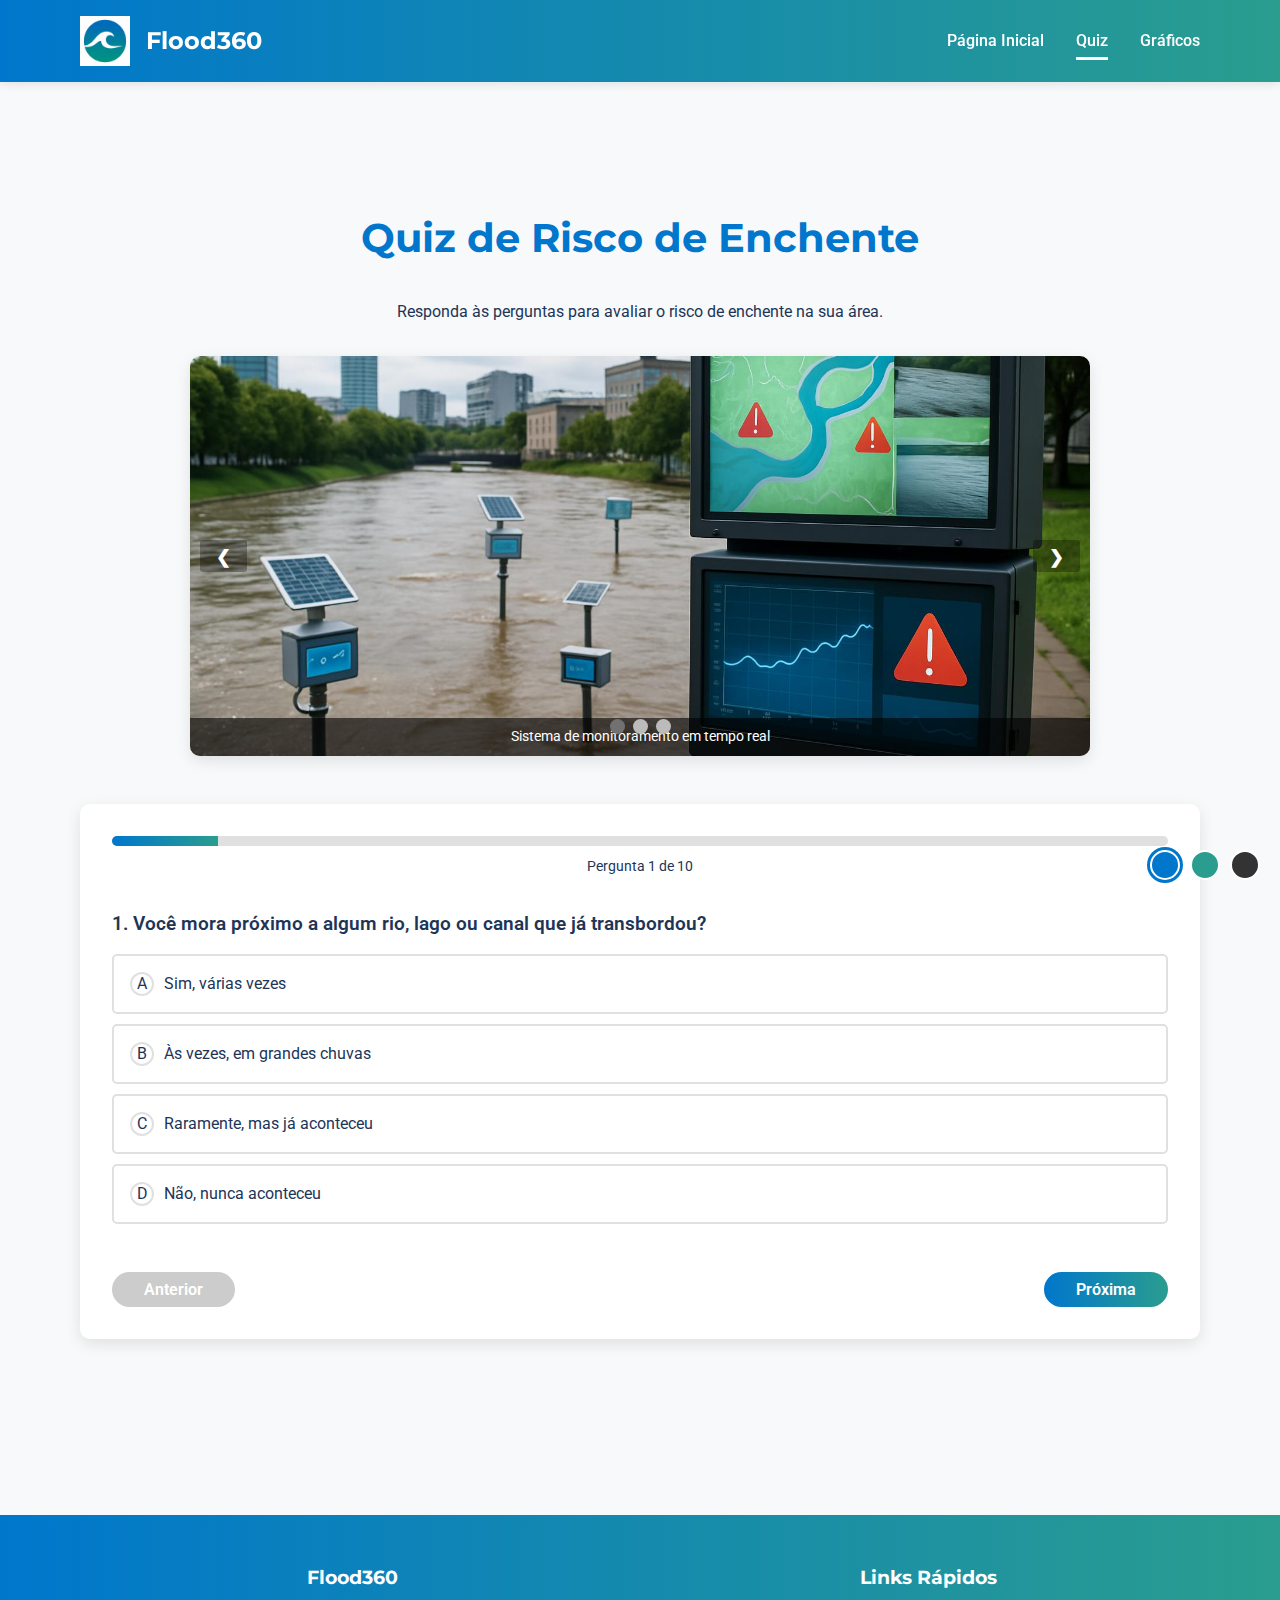
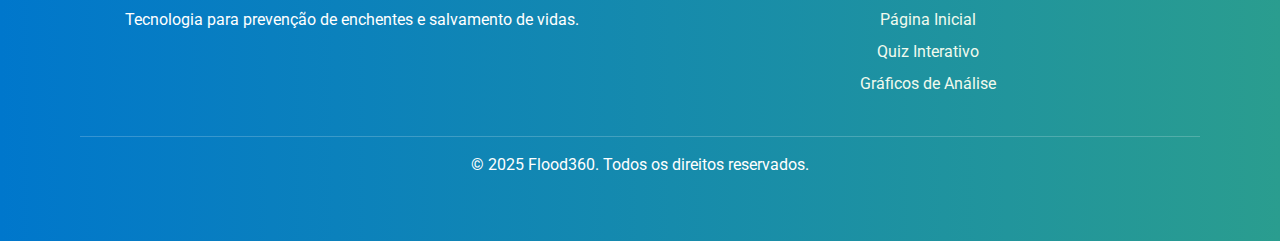
<file: pages/quiz.html>
<!DOCTYPE html>
<html lang="pt-br">
<head>
    <meta charset="UTF-8">
    <meta name="viewport" content="width=device-width, initial-scale=1.0">
    <title>Flood360 - Quiz Interativo</title>
    
    <!-- Fontes do Google -->
    <link rel="preconnect" href="https://fonts.googleapis.com">
    <link rel="preconnect" href="https://fonts.gstatic.com" crossorigin>
    <link href="https://fonts.googleapis.com/css2?family=Montserrat:wght@400;500;700&family=Roboto:wght@300;400;500;700&display=swap" rel="stylesheet">
    
    <!-- CSS (Front-end Design) -->
    <link rel="stylesheet" href="../assets/css/reset.css">
    <link rel="stylesheet" href="../assets/css/styles.css">
    <link rel="stylesheet" href="../assets/css/responsive.css">
    <link rel="stylesheet" href="../assets/css/quiz-styles.css">
</head>
<body>
    <!-- Cabeçalho (Front-end Design) -->
    <header class="header">
        <div class="container nav-container">
            <div class="logo">
                <img src="../assets/images/logo/flood360_logo_circular_improved.png" alt="Flood360 Logo">
                <span class="logo-text">Flood360</span>
            </div>
            
            <!-- Menu de navegação (Front-end Design) -->
            <nav>
                <ul class="nav-menu">
                    <li><a href="../index.html">Página Inicial</a></li>
                    <li><a href="quiz.html" class="active">Quiz</a></li>
                    <li><a href="graph.html">Gráficos</a></li>
                </ul>
                
                <!-- Menu hambúrguer (WebDev) -->
                <button class="hamburger">
                    <span></span>
                    <span></span>
                    <span></span>
                </button>
            </nav>
        </div>
    </header>

    <!-- Conteúdo principal -->
    <main class="main-content">
        <section class="section">
            <div class="container">
                <h2 class="section-title">Quiz Interativo: Enchentes e Prevenção</h2>
                <p class="section-description">
                    Teste seus conhecimentos sobre enchentes, prevenção e tecnologias de monitoramento.
                    Responda às 10 perguntas e descubra o quanto você sabe sobre este importante tema!
                </p>
                
                <!-- Carrossel de imagens (WebDev) -->
                <div id="quiz-slideshow" class="slideshow-container">
                    <div class="slide fade">
                        <img src="../assets/images/slides/slide1.jpg" alt="Sistema de monitoramento Flood360">
                        <div class="slide-caption">Sistema de monitoramento em tempo real</div>
                    </div>
                    <div class="slide fade">
                        <img src="../assets/images/slides/slide2.jpg" alt="Aplicativo Flood360">
                        <div class="slide-caption">Aplicativo móvel com alertas personalizados</div>
                    </div>
                    <div class="slide fade">
                        <img src="../assets/images/slides/slide3.jpg" alt="Sensores Flood360">
                        <div class="slide-caption">Rede de sensores instalados em áreas críticas</div>
                    </div>
                    <a class="prev">&#10094;</a>
                    <a class="next">&#10095;</a>
                    <div class="dots-container">
                        <span class="dot"></span>
                        <span class="dot"></span>
                        <span class="dot"></span>
                    </div>
                </div>
                
                <!-- Quiz (WebDev) -->
                <div class="quiz-container">
                    <div id="quiz-progress">
                        <div class="progress-bar">
                            <div class="progress-fill"></div>
                        </div>
                        <div class="progress-text">Pergunta <span id="current-question">1</span> de 10</div>
                    </div>
                    
                    <div id="quiz-content">
                        <!-- As perguntas serão inseridas aqui via JavaScript -->
                    </div>
                    
                    <div class="quiz-navigation">
                        <button id="prev-btn" class="btn">Anterior</button>
                        <button id="next-btn" class="btn">Próxima</button>
                        <button id="submit-btn" class="btn" style="display: none;">Ver Resultado</button>
                    </div>
                </div>
                
                <!-- Resultado do Quiz (WebDev) -->
                <div id="quiz-result" style="display: none;">
                    <h3>Seu Resultado</h3>
                    <div class="result-score">
                        <div class="score-circle">
                            <span id="score-value">0</span>/<span id="max-score">30</span>
                        </div>
                        <p id="score-message"></p>
                    </div>
                    
                    <div class="result-details">
                        <h4>Detalhes das Respostas</h4>
                        <div id="result-answers">
                            <!-- Os detalhes das respostas serão inseridos aqui via JavaScript -->
                        </div>
                    </div>
                    
                    <button id="restart-btn" class="btn">Reiniciar Quiz</button>
                </div>
            </div>
        </section>
    </main>

    <!-- Rodapé (Front-end Design) -->
    <footer class="footer">
        <div class="container">
            <div class="footer-content">
                <div class="footer-section">
                    <h3 class="footer-title">Flood360</h3>
                    <p>Tecnologia para prevenção de enchentes e salvamento de vidas.</p>
                </div>
                <div class="footer-section">
                    <h3 class="footer-title">Links Rápidos</h3>
                    <div class="footer-links">
                        <a href="../index.html">Página Inicial</a>
                        <a href="index.html">Quiz Interativo</a>
                        <a href="../graph/index.html">Gráficos de Análise</a>
                    </div>
                </div>
            </div>
            <div class="copyright">
                <p>&copy; 2025 Flood360. Todos os direitos reservados.</p>
            </div>
        </div>
    </footer>

    <!-- Seletor de temas (WebDev) -->
    <div class="theme-selector">
        <div class="theme-btn theme-blue" data-theme="blue"></div>
        <div class="theme-btn theme-green" data-theme="green"></div>
        <div class="theme-btn theme-dark" data-theme="dark"></div>
    </div>

    <!-- JavaScript -->
    <script src="../assets/js/menu.js"></script>
    <script src="../assets/js/slideshow.js"></script>
    <script src="../assets/js/theme.js"></script>
    <script src="../assets/js/quiz.js"></script>
</body>
</html>
</file>
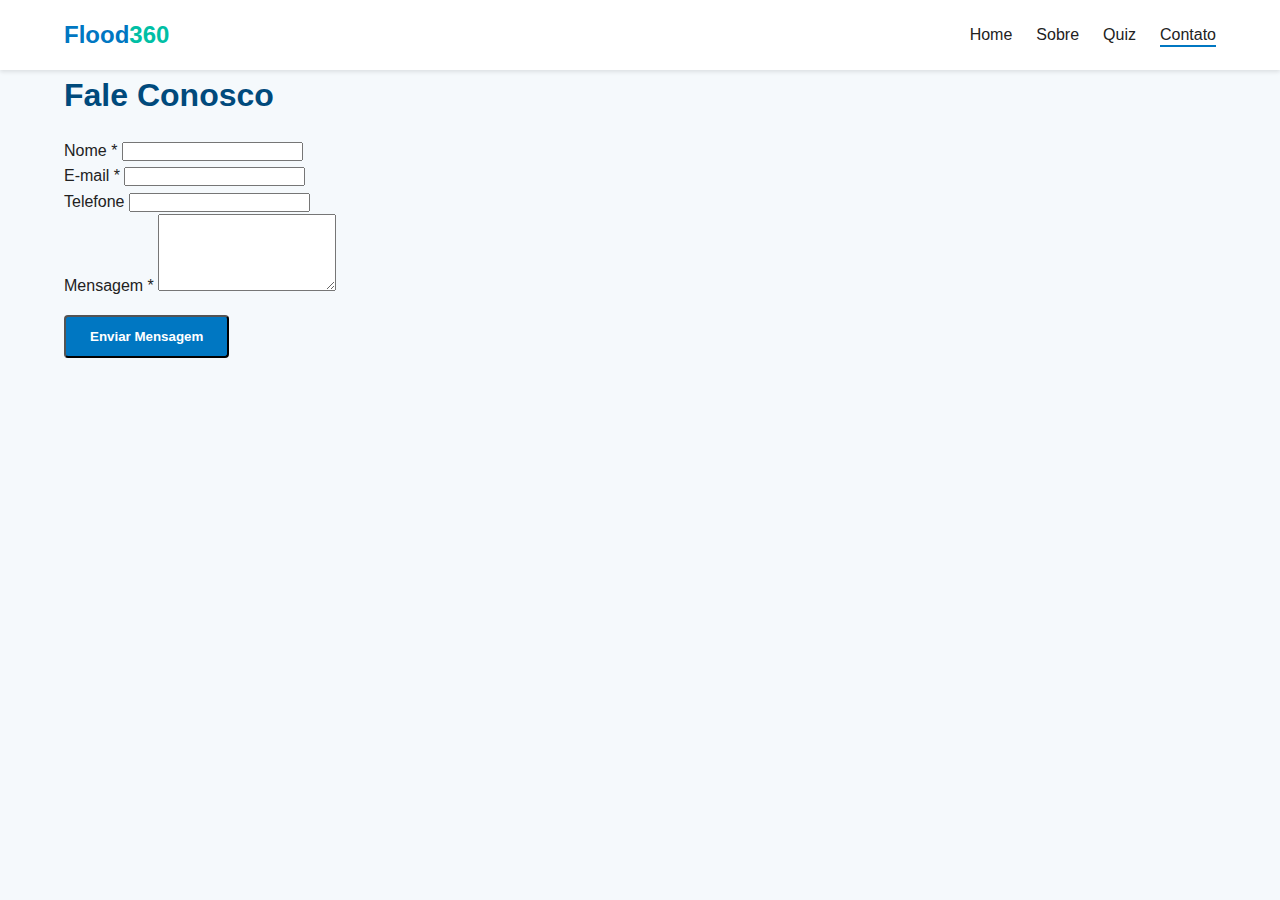
<file: src/pages/contato.html>
<!-- pages/contato.html -->
<!DOCTYPE html>
<html lang="pt-BR">
<head>
  <meta charset="UTF-8">
  <meta name="viewport" content="width=device-width,initial-scale=1">
  <title>Flood360 – Contato</title>
  <link rel="stylesheet" href="/src/css/estilo.css">
</head>
<body>
  <header class="header">
    <div class="container header__inner">
      <a href="/index.html" class="logo">Flood<span>360</span></a>
      <nav class="nav">
        <ul class="nav__list">
          <li><a href="/index.html" class="nav__link">Home</a></li>
          <li><a href="/src/pages/sobre.html" class="nav__link">Sobre</a></li>
          <li><a href="/src/pages/quiz.html" class="nav__link">Quiz</a></li>
          <li><a href="/src/pages/contato.html" class="nav__link nav__link--active">Contato</a></li>
        </ul>
        <button class="nav__toggle" aria-label="Abrir menu">☰</button>
      </nav>
    </div>
  </header>

  <main class="container">
    <h2 class="section-title">Fale Conosco</h2>
    <form id="form-contato" novalidate>
      <div class="form-group">
        <label for="nome">Nome *</label>
        <input type="text" id="nome" name="nome" required>
      </div>
      <div class="form-group">
        <label for="email">E-mail *</label>
        <input type="email" id="email" name="email" required>
      </div>
      <div class="form-group">
        <label for="telefone">Telefone</label>
        <input type="tel" id="telefone" name="telefone">
      </div>
      <div class="form-group">
        <label for="mensagem">Mensagem *</label>
        <textarea id="mensagem" name="mensagem" rows="5" required></textarea>
      </div>
      <button type="submit" class="btn">Enviar Mensagem</button>
    </form>
  </main>

  <script src="/src/js/script.js"></script>
</body>
</html>
</file>
<file: assets/css/styles.css>
/*
   Estilos principais - Front-end Design
   Flood360 - Prevenção de Enchentes
*/

:root {
    /* Paleta de cores Flood360 */
    --primary-blue: #0077cc;
    --primary-green: #2a9d8f;
    --light-blue: #a8dadc;
    --white: #ffffff;
    --dark-text: #1d3557;
    --light-text: #f1faee;
    --warning: #e63946;
    --warning-light: #ffccd5;
    --background-light: #f8f9fa;

    /* --- TEMA DARK REFEITO --- */
    --dark-bg: #121212; /* Fundo Preto Puro */
    --dark-surface: #1e1e1e; /* Superfície Cinza Muito Escuro (Material Design Dark) */
    --dark-border: #333333; /* Borda Cinza Escuro */
    --dark-text-primary: #e0e0e0; /* Texto Branco Puro */
    --dark-text-secondary: #b0b0b0; /* Texto Cinza Claro */
    --dark-primary-accent: #bb86fc; /* Azul Claro (Material Design) */
    --dark-secondary-accent: #03dac6; /* Verde Água Claro (Material Design) */
    --dark-error: #cf6679; /* Rosa Claro para Erros */
    --dark-button-text: #000000; /* Texto Preto para botões claros */
    --dark-link-hover: #a5d6a7; /* Verde mais claro para hover de link */

    /* Espaçamentos */
    --spacing-xs: 0.5rem;
    --spacing-sm: 1rem;
    --spacing-md: 2rem;
    --spacing-lg: 3rem;
    --spacing-xl: 5rem;

    /* Fontes */
    --font-main: 'Roboto', sans-serif;
    --font-heading: 'Montserrat', sans-serif;
}

body {
    background-color: var(--background-light);
    color: var(--dark-text);
    font-family: var(--font-main);
    transition: background-color 0.3s ease, color 0.3s ease; /* Transição suave */
}

/* Header e navegação */
.header {
    background: linear-gradient(90deg, var(--primary-blue) 0%, var(--primary-green) 100%);
    color: var(--white);
    padding: var(--spacing-sm) 0;
    position: fixed;
    width: 100%;
    top: 0;
    z-index: 1000;
    box-shadow: 0 2px 10px rgba(0, 0, 0, 0.1);
    transition: background 0.3s ease;
}

.container {
    width: 90%;
    max-width: 1200px;
    margin: 0 auto;
    padding: 0 var(--spacing-sm);
}

.nav-container {
    display: flex;
    justify-content: space-between;
    align-items: center;
}

.logo {
    display: flex;
    align-items: center;
}

.logo img {
    height: 50px;
    margin-right: var(--spacing-sm);
}

.logo-text {
    font-size: 1.5rem;
    font-weight: bold;
    font-family: var(--font-heading);
    color: var(--white); /* Garante que o texto do logo seja sempre branco */
}

.nav-menu {
    display: flex;
}

.nav-menu li {
    margin-left: var(--spacing-md);
}

.nav-menu a {
    color: var(--white);
    font-weight: 500;
    position: relative;
    padding-bottom: 5px;
    transition: color 0.3s ease;
}

.nav-menu a:hover::after,
.nav-menu a.active::after {
    content: '';
    position: absolute;
    bottom: -5px;
    left: 0;
    width: 100%;
    height: 3px;
    background-color: var(--white);
    transition: width 0.3s ease;
}

.hamburger {
    display: none;
    cursor: pointer;
    background: none;
    border: none;
}

.hamburger span {
    display: block;
    width: 25px;
    height: 3px;
    margin: 5px 0;
    background-color: var(--white);
    transition: all 0.3s ease;
}

/* Seções principais */
.main-content {
    margin-top: 80px; /* Ajuste conforme altura do header */
    padding: var(--spacing-lg) 0;
}

.section {
    padding: var(--spacing-xl) 0;
    scroll-margin-top: 80px; /* Ajuste conforme altura do header */
    transition: background-color 0.3s ease;
}

.section:nth-child(even) {
    background-color: rgba(168, 218, 220, 0.2); /* light-blue com opacidade */
}

.section-title {
    font-family: var(--font-heading);
    font-size: 2.5rem;
    margin-bottom: var(--spacing-md);
    color: var(--primary-blue);
    text-align: center;
    transition: color 0.3s ease;
}

.section-content {
    display: flex;
    flex-wrap: wrap;
    justify-content: space-between;
    align-items: center;
    gap: var(--spacing-lg);
}

.text-content {
    flex: 1;
    min-width: 300px;
}

.image-content {
    flex: 1;
    min-width: 300px;
    display: flex;
    justify-content: center;
}

.image-content img {
    max-width: 100%;
    border-radius: 10px;
    box-shadow: 0 5px 15px rgba(0, 0, 0, 0.1);
}

/* Botões */
.btn {
    display: inline-block;
    padding: var(--spacing-xs) var(--spacing-md);
    background: linear-gradient(90deg, var(--primary-blue) 0%, var(--primary-green) 100%);
    color: var(--white);
    border: none;
    border-radius: 30px;
    font-weight: 600;
    text-align: center;
    transition: all 0.3s ease;
    margin-top: var(--spacing-sm);
    cursor: pointer;
}

.btn:hover {
    transform: translateY(-3px);
    box-shadow: 0 5px 15px rgba(0, 0, 0, 0.2);
}

.btn:disabled {
    background: #ccc;
    cursor: not-allowed;
    transform: none;
    box-shadow: none;
}

/* Rodapé */
.footer {
    background: linear-gradient(90deg, var(--primary-blue) 0%, var(--primary-green) 100%);
    color: var(--white);
    padding: var(--spacing-lg) 0;
    text-align: center;
    transition: background 0.3s ease;
}

.footer-content {
    display: flex;
    flex-wrap: wrap;
    justify-content: space-between;
    gap: var(--spacing-md);
}

.footer-section {
    flex: 1;
    min-width: 250px;
}

.footer-title {
    font-family: var(--font-heading);
    font-size: 1.2rem;
    margin-bottom: var(--spacing-sm);
}

.footer-links a {
    display: block;
    margin-bottom: var(--spacing-xs);
    color: var(--light-text);
    transition: color 0.3s ease;
}

.footer-links a:hover {
    text-decoration: underline;
}

.copyright {
    margin-top: var(--spacing-md);
    padding-top: var(--spacing-sm);
    border-top: 1px solid rgba(255, 255, 255, 0.2);
}

/* Tema seletor */
.theme-selector {
    position: fixed;
    bottom: 20px;
    right: 20px;
    display: flex;
    gap: 10px;
    z-index: 1001; /* Acima do indicador de seção */
}

.theme-btn {
    width: 30px;
    height: 30px;
    border-radius: 50%;
    cursor: pointer;
    border: 2px solid var(--white);
    transition: transform 0.3s ease, box-shadow 0.3s ease;
}

.theme-btn:hover {
    transform: scale(1.2);
}

.theme-btn.active {
    box-shadow: 0 0 0 3px var(--primary-blue); /* Indica tema ativo */
}

.theme-blue {
    background-color: var(--primary-blue);
}

.theme-green {
    background-color: var(--primary-green);
}

.theme-dark {
    background-color: #333; /* Cor do botão para tema escuro */
}

/* Indicador de seção atual */
.section-indicator {
    position: fixed;
    top: 50%;
    right: 20px;
    transform: translateY(-50%);
    display: flex;
    flex-direction: column;
    gap: 10px;
    z-index: 100;
}

.indicator-dot {
    width: 12px;
    height: 12px;
    border-radius: 50%;
    background-color: var(--light-blue);
    cursor: pointer;
    transition: all 0.3s ease;
}

.indicator-dot.active {
    background-color: var(--primary-blue);
    transform: scale(1.3);
}

/* Slideshow específico para a seção 'O Problema' */
#problema .slideshow-container {
    position: relative;
    max-width: 100%; /* Ajusta à largura do container pai */
    margin: auto;
    overflow: hidden;
    border-radius: 10px;
    box-shadow: 0 5px 15px rgba(0, 0, 0, 0.1);
}

#problema .slide {
    display: none; /* Esconde todos os slides por padrão */
}

#problema .slide img {
    width: 100%;
    vertical-align: middle;
    border-radius: 0; /* Remove borda da imagem individual */
    box-shadow: none; /* Remove sombra da imagem individual */
}

#problema .fade {
    animation-name: fade;
    animation-duration: 1.5s;
}

@keyframes fade {
    from {opacity: .4}
    to {opacity: 1}
}

#problema .prev, #problema .next {
    cursor: pointer;
    position: absolute;
    top: 50%;
    transform: translateY(-50%); 
    width: auto;
    padding: 16px;
    color: white;
    font-weight: bold;
    font-size: 18px;
    transition: 0.6s ease;
   
    user-select: none;
    background-color: rgba(0, 0, 0, 0.3);
}

#problema .prev {
    left: 0;
    border-radius: 0 3px 3px 0; 
}

#problema .next {
    right: 0;
    border-radius: 3px 0 0 3px; 
}

#problema .prev:hover, #problema .next:hover {
    background-color: rgba(0, 0, 0, 0.8);
}

#problema .dots-container {
    text-align: center;
    position: absolute;
    bottom: 15px;
    width: 100%;
}

#problema .dot {
    cursor: pointer;
    height: 12px;
    width: 12px;
    margin: 0 5px;
    background-color: rgba(255, 255, 255, 0.5);
    border-radius: 50%;
    display: inline-block;
    transition: background-color 0.6s ease;
}

#problema .dot.active, #problema .dot:hover {
    background-color: white;
}


#quiz-slideshow {
    position: relative;
    max-width: 900px; 
    margin: var(--spacing-md) auto var(--spacing-lg) auto; 
    overflow: hidden;
    border-radius: 10px;
    box-shadow: 0 5px 15px rgba(0, 0, 0, 0.1);
}

#quiz-slideshow .slide {
    display: none; 
}

#quiz-slideshow .slide img {
    width: 100%;
    vertical-align: middle;
    border-radius: 0; 
    box-shadow: none;
}

#quiz-slideshow .fade {
    animation-name: fade;
    animation-duration: 1.5s;
}



#quiz-slideshow .prev, #quiz-slideshow .next {
    cursor: pointer;
    position: absolute;
    top: 50%;
    transform: translateY(-50%);
    width: auto;
    padding: 16px;
    color: white;
    font-weight: bold;
    font-size: 18px;
    transition: 0.6s ease;
    border-radius: 3px;
    user-select: none;
    background-color: rgba(0,0,0,0.3);
    z-index: 10;
}

#quiz-slideshow .prev {
    left: 10px;
}

#quiz-slideshow .next {
    right: 10px;
}

#quiz-slideshow .prev:hover, #quiz-slideshow .next:hover {
    background-color: rgba(0,0,0,0.8);
}

#quiz-slideshow .dots-container {
    text-align: center;
    position: absolute;
    bottom: 15px; 
    width: 100%;
}

#quiz-slideshow .dot {
    cursor: pointer;
    height: 15px;
    width: 15px;
    margin: 0 2px;
    background-color: #bbb;
    border-radius: 50%;
    display: inline-block;
    transition: background-color 0.6s ease;
}

#quiz-slideshow .dot.active, #quiz-slideshow .dot:hover {
    background-color: #717171;
}


#quiz-slideshow .slide-caption {
    position: absolute;
    bottom: 0;
    left: 0;
    width: 100%;
    background-color: rgba(0, 0, 0, 0.6);
    color: var(--white);
    padding: var(--spacing-xs) var(--spacing-sm);
    text-align: center;
    font-size: 0.9rem;
}

/* --- TEMA DARK REFEITO --- */
body.theme-dark {
    background-color: var(--dark-bg); /* Preto Puro */
    color: var(--dark-text-primary); /* Branco Puro */
}

/* Header e Footer no Tema Escuro (Mantendo gradiente original, mas garantindo texto branco) */
body.theme-dark .header,
body.theme-dark .footer {
    background: linear-gradient(90deg, #6200ee 0%, #bb86fc 100%); /* Mantém gradiente escuro */
    color: var(--white); /* Garante texto branco no header/footer */
    box-shadow: 0 2px 10px rgba(0, 0, 0, 0.7); /* Sombra mais forte */
}

body.theme-dark .logo-text,
body.theme-dark .nav-menu a,
body.theme-dark .footer-title,
body.theme-dark .footer-links a,
body.theme-dark .copyright p {
    color: var(--white); /* Garante texto branco nos elementos do header/footer */
}

body.theme-dark .nav-menu a:hover::after,
body.theme-dark .nav-menu a.active::after {
    background-color: var(--white);
}

body.theme-dark .hamburger span {
    background-color: var(--white);
}

/* Seções no Tema Escuro */
body.theme-dark .section {
    border-bottom: 1px solid var(--dark-border);
}

body.theme-dark .section:nth-child(even) {
    background-color: var(--dark-surface); /* Fundo cinza muito escuro para seções pares */
}

/* Títulos e Textos no Tema Escuro (Alto Contraste) */
body.theme-dark .section-title {
    color: var(--dark-text-primary); /* Títulos brancos */
}

body.theme-dark p,
body.theme-dark .section-description,
body.theme-dark .text-content p,
body.theme-dark li /* Para listas gerais */ {
    color: var(--dark-text-primary); /* Texto principal branco */
    line-height: 1.7; /* Melhora legibilidade */
}

/* Botões no Tema Escuro */
body.theme-dark .btn {
    background: linear-gradient(90deg, var(--dark-primary-accent) 0%, var(--dark-secondary-accent) 100%);
    color: var(--dark-button-text); /* Texto preto para contraste com fundo claro do botão */
    font-weight: bold;
    border: none; /* Remove borda padrão */
}

body.theme-dark .btn:hover {
    box-shadow: 0 5px 15px rgba(144, 202, 249, 0.4); /* Sombra com cor primária */
    transform: translateY(-2px);
}

body.theme-dark .btn:disabled {
    background: #444; /* Cinza mais escuro para botão desabilitado */
    color: #888; /* Texto cinza claro */
    cursor: not-allowed;
    transform: none;
    box-shadow: none;
}

/* Indicadores no Tema Escuro */
body.theme-dark .indicator-dot {
    background-color: #555;
}

body.theme-dark .indicator-dot.active {
    background-color: var(--dark-primary-accent);
}

/* Formulário de Contato no Tema Escuro */
body.theme-dark .contact-form label {
    color: var(--dark-text-primary); /* Label branca */
    font-weight: 500;
}

body.theme-dark .contact-form input[type="text"],
body.theme-dark .contact-form input[type="email"],
body.theme-dark .contact-form textarea {
    background-color: var(--dark-surface); /* Fundo cinza muito escuro */
    color: var(--dark-text-primary); /* Texto branco */
    border: 1px solid var(--dark-border);
    border-radius: 5px;
    padding: var(--spacing-sm);
}

body.theme-dark .contact-form input[type="text"]:focus,
body.theme-dark .contact-form input[type="email"]:focus,
body.theme-dark .contact-form textarea:focus {
    border-color: var(--dark-primary-accent);
    box-shadow: 0 0 8px rgba(144, 202, 249, 0.5); /* Sombra azul claro no foco */
    outline: none;
}

body.theme-dark .contact-form .error-message {
    color: var(--dark-error); /* Rosa claro para erros */
    font-weight: 500;
}

/* Slideshows Gerais no Tema Escuro */
body.theme-dark .slideshow-container {
    background-color: var(--dark-surface);
    border: 1px solid var(--dark-border);
    box-shadow: 0 5px 15px rgba(0, 0, 0, 0.5);
}

body.theme-dark .slide-caption {
    background-color: rgba(0, 0, 0, 0.8);
    color: var(--dark-text-primary);
}

body.theme-dark .prev,
body.theme-dark .next {
    color: var(--white);
    background-color: rgba(0, 0, 0, 0.5);
}

body.theme-dark .prev:hover,
body.theme-dark .next:hover {
    background-color: rgba(0, 0, 0, 0.8);
}

body.theme-dark .dots-container .dot {
    background-color: #555;
}

body.theme-dark .dots-container .dot.active,
body.theme-dark .dots-container .dot:hover {
    background-color: var(--dark-primary-accent);
}

/* Quiz no Tema Escuro (Alto Contraste) */
body.theme-dark .quiz-container,
body.theme-dark #quiz-result {
    background-color: var(--dark-surface);
    border: 1px solid var(--dark-border);
    color: var(--dark-text-primary); /* Texto padrão branco */
    padding: var(--spacing-md);
    border-radius: 10px;
}

body.theme-dark .quiz-container .question-text,
body.theme-dark #quiz-result h3,
body.theme-dark #quiz-result h4 {
    color: var(--dark-text-primary); /* Títulos brancos */
    font-family: var(--font-heading);
    margin-bottom: var(--spacing-sm);
}

body.theme-dark .quiz-container .option {
    background-color: #333; /* Fundo cinza escuro para opções */
    border: 1px solid var(--dark-border);
    color: var(--dark-text-primary); /* Texto da opção branco */
    padding: var(--spacing-sm);
    margin-bottom: var(--spacing-xs);
    border-radius: 5px;
    cursor: pointer;
    transition: background-color 0.3s ease, border-color 0.3s ease;
}

body.theme-dark .quiz-container .option:hover {
    background-color: #444;
    border-color: #777;
}

body.theme-dark .quiz-container .option.selected {
    background-color: var(--dark-primary-accent);
    border-color: var(--dark-primary-accent);
    color: var(--dark-button-text); /* Texto preto na opção selecionada (azul claro) */
    font-weight: bold;
}

body.theme-dark .progress-bar {
    background-color: #444;
    border-radius: 5px;
    overflow: hidden;
}

body.theme-dark .progress-fill {
    background-color: var(--dark-secondary-accent); /* Verde Água Claro */
    height: 10px;
    border-radius: 5px;
}

body.theme-dark .progress-text {
    color: var(--dark-text-secondary);
    font-size: 0.9rem;
    margin-top: var(--spacing-xs);
}

body.theme-dark #quiz-result .result-score {
    border: 2px solid var(--dark-primary-accent);
    background-color: #2a2a2a;
}

body.theme-dark #quiz-result .score-circle {
    border-color: var(--dark-secondary-accent);
    color: var(--dark-secondary-accent);
}

body.theme-dark #quiz-result #score-message {
    color: var(--dark-text-primary); /* Garante texto branco na mensagem */
    font-weight: 500;
}

body.theme-dark #quiz-result #score-message.baixo-risco {
    background-color: rgba(128, 203, 196, 0.15); /* Fundo Verde Água Claro */
    border: 1px solid var(--dark-secondary-accent);
    color: var(--dark-secondary-accent);
}

body.theme-dark #quiz-result #score-message.moderado-risco {
    background-color: rgba(255, 213, 79, 0.15); /* Amarelo */
    border: 1px solid #ffd54f;
    color: #ffd54f;
}

body.theme-dark #quiz-result #score-message.alto-risco {
    background-color: rgba(244, 143, 177, 0.15); /* Fundo Rosa Claro */
    border: 1px solid var(--dark-error);
    color: var(--dark-error);
}

/* Gráficos e Tabelas no Tema Escuro (Alto Contraste) */
body.theme-dark .graph-container,
body.theme-dark .graph-card,
body.theme-dark .table-container,
body.theme-dark .graph-explanation,
body.theme-dark .risk-indicators .stat-box {
    background-color: var(--dark-surface);
    border: 1px solid var(--dark-border);
    color: var(--dark-text-primary); /* Texto padrão branco */
    padding: var(--spacing-md);
    border-radius: 10px;
}

body.theme-dark .graph-card h3,
body.theme-dark .graph-explanation h3,
body.theme-dark .stat-box h4 {
    color: var(--dark-text-primary); /* Títulos brancos */
    font-family: var(--font-heading);
    margin-bottom: var(--spacing-sm);
}

body.theme-dark .table-container table {
    background-color: var(--dark-surface);
    color: var(--dark-text-primary);
    width: 100%;
    border-collapse: collapse;
}

body.theme-dark .table-container th {
    background-color: #333; /* Cabeçalho cinza escuro */
    color: var(--dark-text-primary); /* Texto do cabeçalho branco */
    padding: var(--spacing-sm);
    text-align: left;
    border-bottom: 2px solid var(--dark-border);
}

body.theme-dark .table-container td {
    border-bottom: 1px solid var(--dark-border);
    color: var(--dark-text-primary); /* Texto da célula branco */
    padding: var(--spacing-sm);
}

body.theme-dark .table-container tr:nth-child(even) td {
    background-color: #2a2a2a; /* Fundo um pouco diferente para linhas pares */
}

body.theme-dark .risk-indicators .risk-bar {
    background-color: #444;
    border-radius: 5px;
    overflow: hidden;
}

body.theme-dark .risk-indicators .risk-fill {
    height: 15px;
    border-radius: 5px;
}

body.theme-dark .risk-indicators .risk-labels span {
    color: var(--dark-text-secondary);
    font-size: 0.9rem;
}

body.theme-dark .risk-indicators .stat-box p {
    color: var(--dark-text-primary); /* Texto dentro do stat-box branco */
    font-size: 1.5rem; /* Destaca o número */
    font-weight: bold;
}

body.theme-dark .graph-explanation .equation {
    background-color: #333;
    border: 1px solid var(--dark-border);
    color: var(--dark-text-secondary);
    padding: var(--spacing-sm);
    border-radius: 5px;
    font-family: monospace;
}

body.theme-dark .alert-levels li {
    color: var(--dark-text-secondary);
    margin-bottom: var(--spacing-xs);
}

/* Cores dos níveis de alerta no tema escuro */
body.theme-dark .alert-levels li.normal::before { background-color: #81c784; } /* Verde Claro */
body.theme-dark .alert-levels li.attention::before { background-color: #ffd54f; } /* Amarelo Claro */
body.theme-dark .alert-levels li.risk::before { background-color: #ffb74d; } /* Laranja Claro */
body.theme-dark .alert-levels li.high-risk::before { background-color: var(--dark-error); } /* Rosa Claro */

/* Ajustes finais para garantir contraste */
body.theme-dark a {
    color: var(--dark-primary-accent); /* Links em azul claro por padrão */
    text-decoration: none;
}

body.theme-dark a:hover {
    color: var(--dark-link-hover); /* Links em verde mais claro no hover */
    text-decoration: underline;
}

/* Sobrescreve links específicos que devem ser brancos */
body.theme-dark .nav-menu a,
body.theme-dark .footer-links a {
    color: var(--white);
}
body.theme-dark .nav-menu a:hover,
body.theme-dark .footer-links a:hover {
    color: var(--white);
    text-decoration: underline;
}

/* Ajustes para Chart.js no tema escuro */
body.theme-dark .chart-container {
    background-color: var(--dark-surface);
    padding: var(--spacing-sm);
    border-radius: 10px;
}

/* Aprimoramento do Formulário de Contato (Campos Visíveis) */
.contact-form .form-group {
    margin-bottom: var(--spacing-sm);
}

.contact-form label {
    display: block;
    margin-bottom: var(--spacing-xs);
    font-weight: 500;
    color: var(--dark-text);
}

.contact-form input[type="text"],
.contact-form input[type="email"],
.contact-form textarea {
    width: 100%;
    padding: var(--spacing-xs) var(--spacing-sm);
    border: 1px solid #ccc;
    border-radius: 5px;
    font-family: var(--font-main);
    font-size: 1rem;
    background-color: var(--white);
    color: var(--dark-text);
    box-sizing: border-box; /* Garante que padding não aumente o tamanho total */
    transition: border-color 0.3s ease, box-shadow 0.3s ease;
}

.contact-form input[type="text"]:focus,
.contact-form input[type="email"]:focus,
.contact-form textarea:focus {
    outline: none;
    border-color: var(--primary-blue);
    box-shadow: 0 0 5px rgba(0, 119, 204, 0.3);
}

.contact-form textarea {
    resize: vertical; /* Permite redimensionar verticalmente */
}

.contact-form .error-message {
    color: var(--warning);
    font-size: 0.9rem;
    margin-top: var(--spacing-xs);
    display: block; /* Garante que a mensagem de erro ocupe espaço */
    min-height: 1em; /* Evita que o layout pule quando o erro aparece/some */
}

/* Ajustes para tema verde */
body.theme-green .header,
body.theme-green .footer,
body.theme-green .btn {
    background: var(--primary-green);
}

body.theme-green .section-title,
body.theme-green .indicator-dot.active {
    color: var(--primary-green);
}

body.theme-green .contact-form input[type="text"]:focus,
body.theme-green .contact-form input[type="email"]:focus,
body.theme-green .contact-form textarea:focus {
    border-color: var(--primary-green);
    box-shadow: 0 0 5px rgba(42, 157, 143, 0.3);
}

/* Ajustes para tema azul (padrão, NÃO ALTERAR) */
body.theme-blue .header,
body.theme-blue .footer,
body.theme-blue .btn {
    background: linear-gradient(90deg, var(--primary-blue) 0%, var(--primary-green) 100%);
}

body.theme-blue .section-title,
body.theme-blue .indicator-dot.active {
    color: var(--primary-blue);
}

body.theme-blue .contact-form input[type="text"]:focus,
body.theme-blue .contact-form input[type="email"]:focus,
body.theme-blue .contact-form textarea:focus {
    border-color: var(--primary-blue);
    box-shadow: 0 0 5px rgba(0, 119, 204, 0.3);
}
</file>
<file: assets/css/responsive.css>
/* 
   Estilos responsivos - Front-end Design
   Flood360 - Prevenção de Enchentes
*/

/* Tablets */
@media (max-width: 992px) {
    .nav-menu {
        display: none;
        position: absolute;
        top: 70px;
        left: 0;
        width: 100%;
        background: linear-gradient(90deg, var(--primary-blue) 0%, var(--primary-green) 100%);
        flex-direction: column;
        padding: 20px 0;
        box-shadow: 0 5px 10px rgba(0, 0, 0, 0.1);
    }
    
    .nav-menu.active {
        display: flex;
    }
    
    .nav-menu li {
        margin: 10px 0;
        text-align: center;
    }
    
    .hamburger {
        display: block;
    }
    
    .hamburger.active span:nth-child(1) {
        transform: rotate(45deg) translate(5px, 5px);
    }
    
    .hamburger.active span:nth-child(2) {
        opacity: 0;
    }
    
    .hamburger.active span:nth-child(3) {
        transform: rotate(-45deg) translate(5px, -5px);
    }
    
    .section-content {
        flex-direction: column;
    }
    
    .section:nth-child(even) .section-content {
        flex-direction: column-reverse;
    }
    
    .section-indicator {
        display: none;
    }
}

/* Smartphones */
@media (max-width: 576px) {
    .logo-text {
        font-size: 1.2rem;
    }
    
    .logo img {
        height: 40px;
    }
    
    .section-title {
        font-size: 2rem;
    }
    
    .footer-content {
        flex-direction: column;
        text-align: center;
    }
    
    .footer-section {
        margin-bottom: var(--spacing-md);
    }
    
    .slideshow-container {
        height: 200px;
    }
    
    .theme-selector {
        bottom: 10px;
        right: 10px;
    }
    
    .theme-btn {
        width: 25px;
        height: 25px;
    }
    
    .contact-form {
        padding: var(--spacing-sm);
    }
}
</file>
<file: assets/css/quiz-styles.css>
/* 
   Estilos específicos para o quiz - WebDev
   Flood360 - Prevenção de Enchentes
*/

.section-description {
    text-align: center;
    max-width: 800px;
    margin: 0 auto var(--spacing-md);
}

/* Carrossel de imagens */
.slideshow-container {
    position: relative;
    max-width: 800px;
    margin: 0 auto var(--spacing-lg);
    border-radius: 10px;
    overflow: hidden;
    box-shadow: 0 5px 15px rgba(0, 0, 0, 0.1);
}

.slide {
    display: none;
    width: 100%;
}

.slide img {
    width: 100%;
    height: 400px;
    object-fit: cover;
}

.slide-caption {
    position: absolute;
    bottom: 0;
    width: 100%;
    background-color: rgba(0, 0, 0, 0.7);
    color: var(--white);
    padding: var(--spacing-sm);
    text-align: center;
}

.prev, .next {
    position: absolute;
    top: 50%;
    transform: translateY(-50%);
    padding: 16px;
    color: var(--white);
    font-weight: bold;
    font-size: 1.5rem;
    transition: 0.3s ease;
    border-radius: 50%;
    background-color: rgba(0, 0, 0, 0.3);
    cursor: pointer;
    user-select: none;
    width: 30px;
    height: 30px;
    display: flex;
    align-items: center;
    justify-content: center;
}

.prev {
    left: 15px;
}

.next {
    right: 15px;
}

.prev:hover, .next:hover {
    background-color: rgba(0, 0, 0, 0.8);
}

.dots-container {
    text-align: center;
    position: absolute;
    bottom: 40px;
    width: 100%;
}

.dot {
    height: 12px;
    width: 12px;
    margin: 0 5px;
    background-color: rgba(255, 255, 255, 0.5);
    border-radius: 50%;
    display: inline-block;
    transition: background-color 0.3s ease;
    cursor: pointer;
}

.dot.active {
    background-color: var(--white);
}

/* Quiz Container */
.quiz-container {
    background-color: var(--white);
    border-radius: 10px;
    box-shadow: 0 5px 15px rgba(0, 0, 0, 0.1);
    padding: var(--spacing-md);
    margin-bottom: var(--spacing-lg);
}

#quiz-progress {
    margin-bottom: var(--spacing-md);
}

.progress-bar {
    height: 10px;
    background-color: #e0e0e0;
    border-radius: 5px;
    margin-bottom: 10px;
    overflow: hidden;
}

.progress-fill {
    height: 100%;
    background: linear-gradient(90deg, var(--primary-blue) 0%, var(--primary-green) 100%);
    width: 10%; /* Será atualizado via JavaScript */
    transition: width 0.3s ease;
}

.progress-text {
    text-align: center;
    font-size: 0.9rem;
    color: var(--dark-text);
}

/* Perguntas e respostas */
.question-container {
    margin-bottom: var(--spacing-md);
}

.question-text {
    font-size: 1.2rem;
    font-weight: 600;
    margin-bottom: var(--spacing-sm);
    color: var(--dark-text);
}

.options-container {
    display: flex;
    flex-direction: column;
    gap: 10px;
}

.option {
    padding: var(--spacing-sm);
    border: 2px solid #e0e0e0;
    border-radius: 5px;
    cursor: pointer;
    transition: all 0.3s ease;
    display: flex;
    align-items: center;
}

.option:hover {
    border-color: var(--primary-blue);
    background-color: rgba(0, 119, 204, 0.05);
}

.option.selected {
    background: linear-gradient(90deg, var(--primary-blue) 0%, var(--primary-green) 100%);
    color: var(--white);
    border-color: transparent;
}

.option.selected.theme-dark {
    background: linear-gradient(90deg, #1976d2 0%, #26a69a 100%);
}

.option.selected.theme-purple {
    background: linear-gradient(90deg, #6a0dad 0%, #9b59b6 100%);
}

.option-marker {
    width: 24px;
    height: 24px;
    border-radius: 50%;
    border: 2px solid #e0e0e0;
    margin-right: 10px;
    display: flex;
    align-items: center;
    justify-content: center;
    transition: all 0.3s ease;
}

.option.selected .option-marker {
    border-color: var(--white);
    background-color: var(--white);
    color: var(--primary-blue);
}

.option-text {
    flex: 1;
}

/* Navegação do quiz */
.quiz-navigation {
    display: flex;
    justify-content: space-between;
    margin-top: var(--spacing-md);
}

/* Resultado do quiz */
#quiz-result {
    background-color: var(--white);
    border-radius: 10px;
    box-shadow: 0 5px 15px rgba(0, 0, 0, 0.1);
    padding: var(--spacing-md);
    text-align: center;
}

.result-score {
    margin: var(--spacing-md) 0;
}

.score-circle {
    width: 150px;
    height: 150px;
    border-radius: 50%;
    background: linear-gradient(90deg, var(--primary-blue) 0%, var(--primary-green) 100%);
    color: var(--white);
    display: flex;
    flex-direction: column;
    align-items: center;
    justify-content: center;
    font-size: 1.2rem;
    margin: 0 auto var(--spacing-sm);
}

#score-value {
    font-size: 3rem;
    font-weight: 700;
    line-height: 1;
}

#score-message {
    font-size: 1.2rem;
    font-weight: 600;
    color: var(--dark-text);
}

.result-details {
    margin-top: var(--spacing-lg);
    text-align: left;
}

.result-details h4 {
    margin-bottom: var(--spacing-sm);
    text-align: center;
}

.result-answer {
    margin-bottom: var(--spacing-sm);
    padding: var(--spacing-sm);
    border-radius: 5px;
}

.result-answer.correct {
    background-color: rgba(76, 175, 80, 0.1);
    border-left: 5px solid #4caf50;
}

.result-answer.incorrect {
    background-color: rgba(244, 67, 54, 0.1);
    border-left: 5px solid #f44336;
}

.result-question {
    font-weight: 600;
    margin-bottom: 5px;
}

.result-correct {
    color: #4caf50;
    font-weight: 500;
}

.result-incorrect {
    color: #f44336;
    font-weight: 500;
}

#restart-btn {
    margin-top: var(--spacing-md);
}

/* Responsividade */
@media (max-width: 768px) {
    .slide img {
        height: 300px;
    }
    
    .quiz-navigation {
        flex-direction: column;
        gap: 10px;
    }
    
    .quiz-navigation button {
        width: 100%;
    }
    
    .score-circle {
        width: 120px;
        height: 120px;
    }
}

/* Ajustes para tema escuro */
body.theme-dark .slideshow-container {
    box-shadow: 0 5px 15px rgba(0, 0, 0, 0.3);
}

body.theme-dark .slide-caption {
    background-color: rgba(0, 0, 0, 0.8);
}

body.theme-dark .quiz-container {
    background-color: var(--dark-surface);
    box-shadow: 0 5px 15px rgba(0, 0, 0, 0.3);
}

body.theme-dark .progress-text {
    color: var(--dark-text-primary);
}

body.theme-dark .question-text {
    color: #e0e0e0; /* Cor de texto mais clara para melhor visibilidade */
}

body.theme-dark .option {
    border-color: #555;
    background-color: #333;
    color: var(--dark-text-primary);
}

body.theme-dark .option:hover {
    border-color: #90caf9;
    background-color: rgba(144, 202, 249, 0.1);
}

body.theme-dark .option.selected {
    background: linear-gradient(90deg, var(--dark-primary-accent) 0%, var(--dark-secondary-accent) 100%);
    color: var(--dark-text-primary);
}

body.theme-dark .option-marker {
    border-color: #777;
}

body.theme-dark #quiz-result {
    background-color: var(--dark-surface);
    color: var(--dark-text-primary);
}

body.theme-dark #score-message {
    color: var(--dark-text-primary);
}

body.theme-dark .result-answer.correct {
    background-color: rgba(76, 175, 80, 0.1);
    border-left-color: #4caf50;
}

body.theme-dark .result-answer.incorrect {
    background-color: rgba(244, 67, 54, 0.1);
    border-left-color: #f44336;
}

body.theme-dark .result-correct {
    color: #81c784; /* Verde mais claro */
}

body.theme-dark .result-incorrect {
    color: #e57373; /* Vermelho mais claro */
}
</file>
<file: src/css/estilo.css>
/* Reset básico */
* {
  margin: 0;
  padding: 0;
  box-sizing: border-box;
}

/* Cores */
:root {
  --cor-primaria: #0077c2;
  --cor-secundaria: #004a7c;
  --cor-acento: #00bfa5;
  --cor-fundo: #f5f9fc;
  --cor-texto: #222;
  --cor-branco: #fff;
}

/* Tipografia */
body {
  font-family: 'Segoe UI', Roboto, sans-serif;
  background: var(--cor-fundo);
  color: var(--cor-texto);
  line-height: 1.6;
}

/* Container central */
.container {
  width: 90%;
  max-width: 1200px;
  margin: auto;
}

/* Header */
header {
  background: var(--cor-branco);
  box-shadow: 0 2px 4px rgba(0,0,0,0.1);
}
header .container {
  display: flex;
  align-items: center;
  justify-content: space-between;
  padding: 1rem 0;
}
.logo {
  font-size: 1.5rem;
  font-weight: bold;
  color: var(--cor-primaria);
  text-decoration: none;
}
.logo span {
  color: var(--cor-acento);
}
.nav__toggle {
  display: none;
  font-size: 1.5rem;
  background: none;
  border: none;
  cursor: pointer;
}
.nav__list {
  list-style: none;
  display: flex;
  gap: 1.5rem;
}
.nav__link {
  text-decoration: none;
  color: var(--cor-texto);
  font-weight: 500;
  position: relative;
}
.nav__link--active::after {
  content: '';
  position: absolute;
  bottom: -4px;
  left: 0;
  width: 100%;
  height: 2px;
  background: var(--cor-primaria);
}

/* Slideshow */
.slideshow {
  position: relative;
  overflow: hidden;
  height: 60vh;
  max-height: 500px;
  margin-bottom: 2rem;
}
.slide {
  position: absolute;
  width: 100%;
  height: 100%;
  background-size: cover;
  background-position: center;
  opacity: 0;
  transition: opacity 1s ease;
}
.slide.active {
  opacity: 1;
}
.slideshow__controls {
  position: absolute;
  top: 50%;
  width: 100%;
  transform: translateY(-50%);
  display: flex;
  justify-content: space-between;
  padding: 0 1rem;
}
.slideshow__btn {
  background: rgba(0,0,0,0.4);
  color: var(--cor-branco);
  border: none;
  font-size: 2rem;
  width: 2.5rem;
  height: 2.5rem;
  border-radius: 50%;
  cursor: pointer;
  transition: background 0.3s;
}
.slideshow__btn:hover {
  background: rgba(0,0,0,0.6);
}

/* Seções */
.section {
  text-align: center;
  padding: 2rem 0;
}
.section-title {
  font-size: 2rem;
  margin-bottom: 1rem;
  color: var(--cor-secundaria);
}
.section p {
  max-width: 800px;
  margin: auto;
}

/* Botão principal */
.btn {
  display: inline-block;
  margin-top: 1rem;
  padding: 0.75rem 1.5rem;
  background: var(--cor-primaria);
  color: var(--cor-branco);
  text-decoration: none;
  border-radius: 4px;
  font-weight: 600;
  transition: background 0.3s;
}
.btn:hover {
  background: var(--cor-acento);
}

/* Cards de funcionalidades */
.cards {
  display: grid;
  grid-template-columns: repeat(auto-fit, minmax(250px,1fr));
  gap: 1.5rem;
  margin-top: 2rem;
}
.card {
  background: var(--cor-branco);
  padding: 1.5rem;
  border-radius: 6px;
  box-shadow: 0 2px 6px rgba(0,0,0,0.1);
}
.card h3 {
  margin-bottom: 0.75rem;
  color: var(--cor-primaria);
}
.card p {
  font-size: 0.95rem;
}

/* Footer */
footer {
  text-align: center;
  padding: 1rem 0;
  font-size: 0.9rem;
  color: #555;
}

/* Responsivo */
@media(max-width: 768px) {
  .nav__toggle {
    display: block;
  }
  .nav__list {
    position: absolute;
    top: 100%;
    right: 0;
    background: var(--cor-branco);
    flex-direction: column;
    width: 200px;
    transform: translateX(100%);
    transition: transform 0.3s ease;
    box-shadow: 0 2px 6px rgba(0,0,0,0.1);
  }
  .nav__list.open {
    transform: translateX(0);
  }
  .nav__list li {
    margin: 1rem 0;
    text-align: right;
    padding-right: 1rem;
  }
}
</file>
